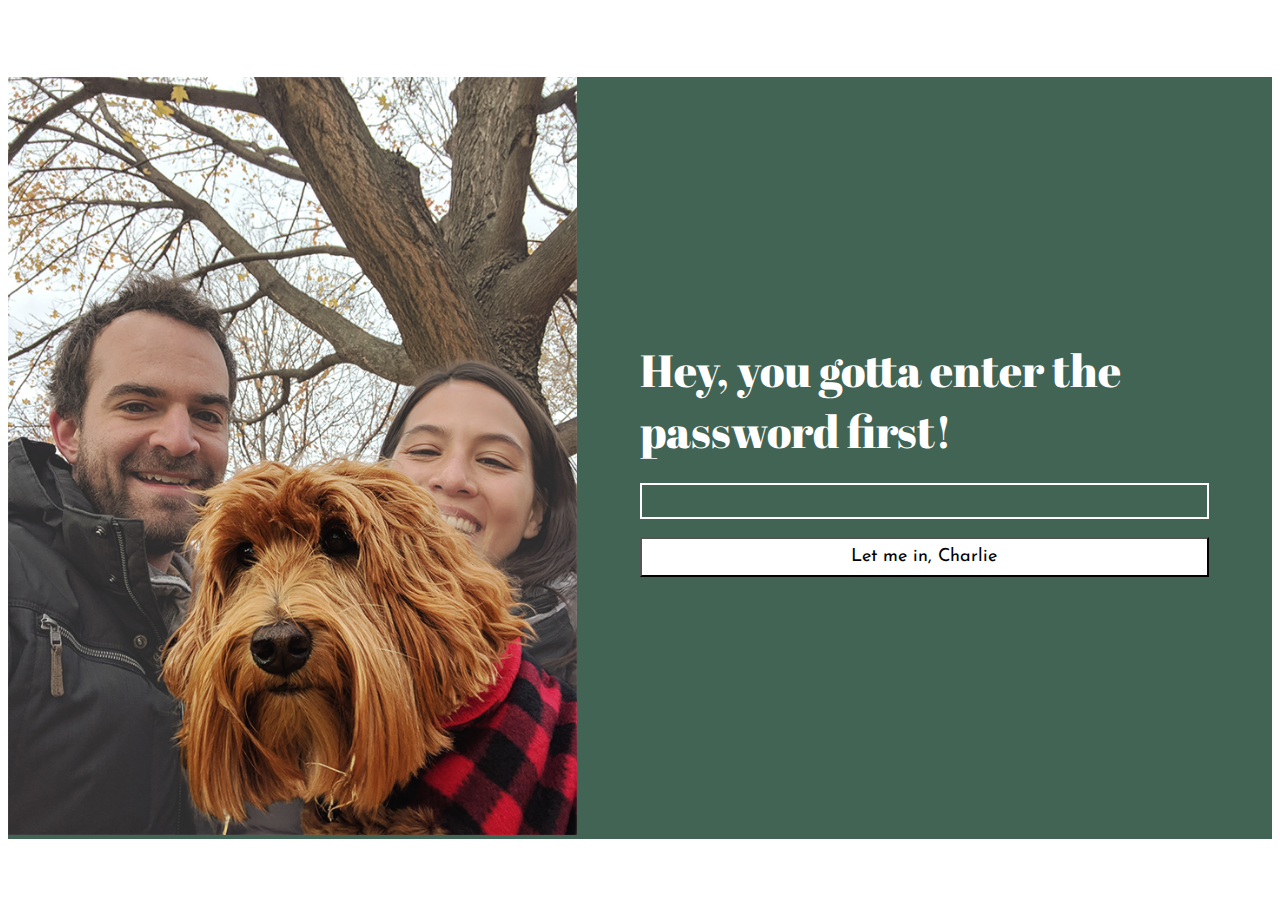
<file: index.html>
<!DOCTYPE html>
<html lang="en" dir="ltr">
  <head>
    <meta charset="utf-8">
    <title>Enter Site</title>
    <link rel="stylesheet" href="assets/stylesheets/style.css">
    <link href="https://fonts.googleapis.com/css?family=Abril+Fatface|Josefin+Sans" rel="stylesheet">
    <script type="text/javascript" src="main.js"></script>
  </head>
  <body>
    <section class="pictureAndGreen">
      <div class="picture">
        <img class="desktop" src="/assets/images/CharliePassword.jpg" alt="Charlie Password">
        <img class="mobile" src="/assets/images/mobileCharlie.jpg" alt="Charlie">
      </div>
      <section class="greenSide">
        <section class="text">
          <h1>Hey, you gotta enter the password first!</h1>
          <input type="password" id="pass">
          <p class="errorMessage">Oops! That password didn't work.</p>
          <button class="enter" type="button">Let me in, Charlie</button>
          <p class="errorMessage">Lost the password? Email mwstraus@gmail.com and we'll resend it to you.</p>
        </section>
      </section>
    </section>
    <script type="text/javascript" src="index.js"></script>
  </body>
</html>
</file>
<file: assets/stylesheets/style.css>
body {
  background-color: white;
  display: flex;
  flex-direction: column;
  align-items: center;
  justify-content: center;
  height: 100VH;
}

.pictureAndGreen {
  display: flex;
  flex-direction: row;
  background-color: rgb(66,100,84);
}

.desktop {
  width: 100%;
}

.mobile {
  display: none;
}

.picture {
  width: 50%;
  overflow: hidden;
}

.greenSide {
  background-color: rgb(66,100,84);
  margin: 0;
  width: 50%;
  display: flex;
  flex-direction: column;
  align-items: center;
  justify-content: center;
  padding: 5%;
}

.text {
  justify-content: center;
}

h1 {
  font-family: abril fatface;
  font-weight: lighter;
  font-size: 45px;
  margin: 0 0 .5em 0;
  text-align: left;
  color: white;
}

.errorMessage {
  display: none;
  font-family: josefin sans;
  color: white;
  font-weight: strong;
}

.errorMessageDisplay {
  display: block;
}

input {
  width: 100%;
  padding: 2px;
  font-size: 1.5em;
  background-color: transparent;
  border: 2px white solid;
  color: white;
  box-sizing: border-box;
}

button {
  width: 100%;
  background-color: white;
  text-align: center;
  font-family: josefin sans;
  font-weight: strong;
  font-size: 18px;
  color: black;
  text-decoration: none;
  margin: 1em 0 0 0;
  padding: .5em;
}

@media only screen and (max-width: 1000px) and (max-aspect-ratio: 13/9){

  body {
    justify-content: flex-start;
    background-color: rgb(66,100,84)
  }

  .desktop {
    display: none;
  }

  .pictureAndGreen {
    flex-direction: column;
    width: 100%;
    align-items: center;
    justify-content: center;
    border: none;
  }

  .mobile {
    display: block;
    width: 100%;
  }

  .picture {
    width: 100%;
    flex-shrink: 2;
    max-height: 50VH;
    flex-grow: 0;
    min-height: 400px;
  }

  .greenSide {
    width: 75%;
    flex-shrink: 1;
    flex-basis: 50%;
  }

  h1 {
    padding: 0;
    font-size: 80px;
  }

  input, button {
    font-size: 50px;
  }

  input {
    padding: .25em;
  }

}
</file>
